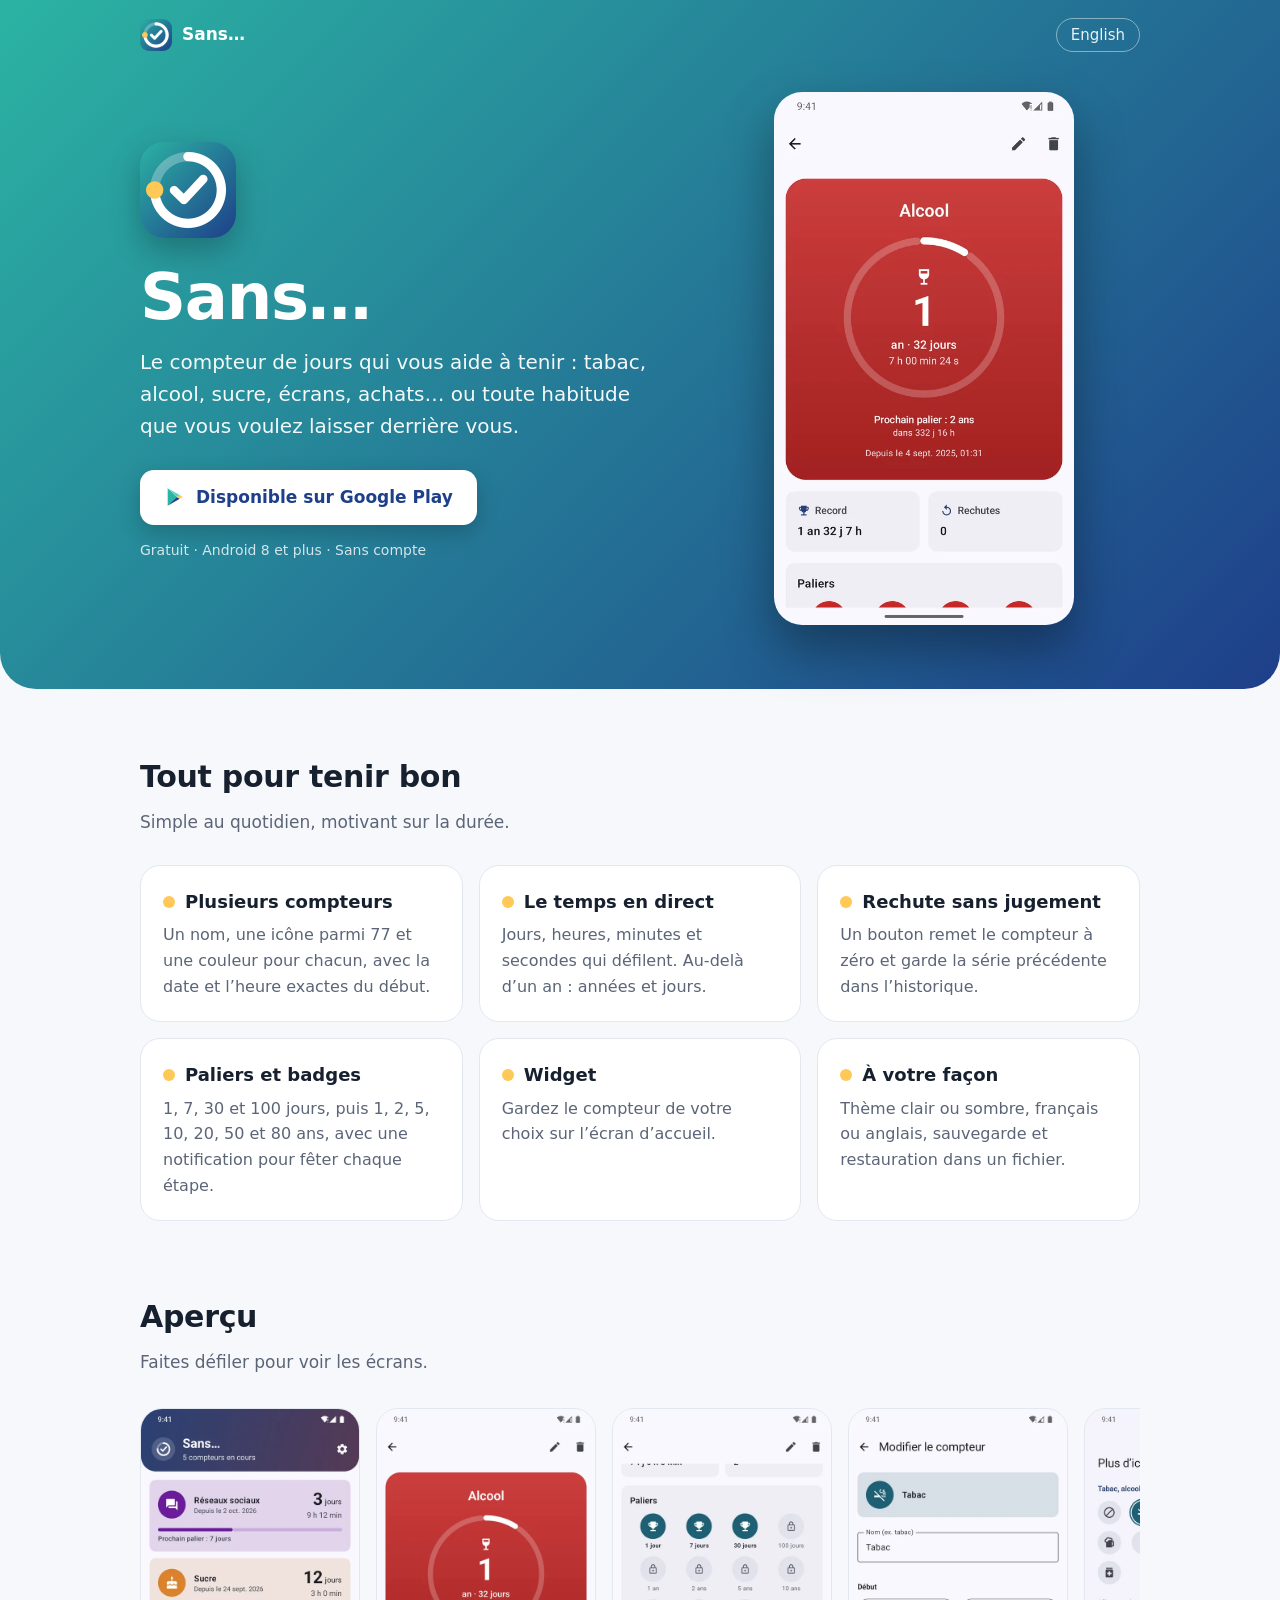
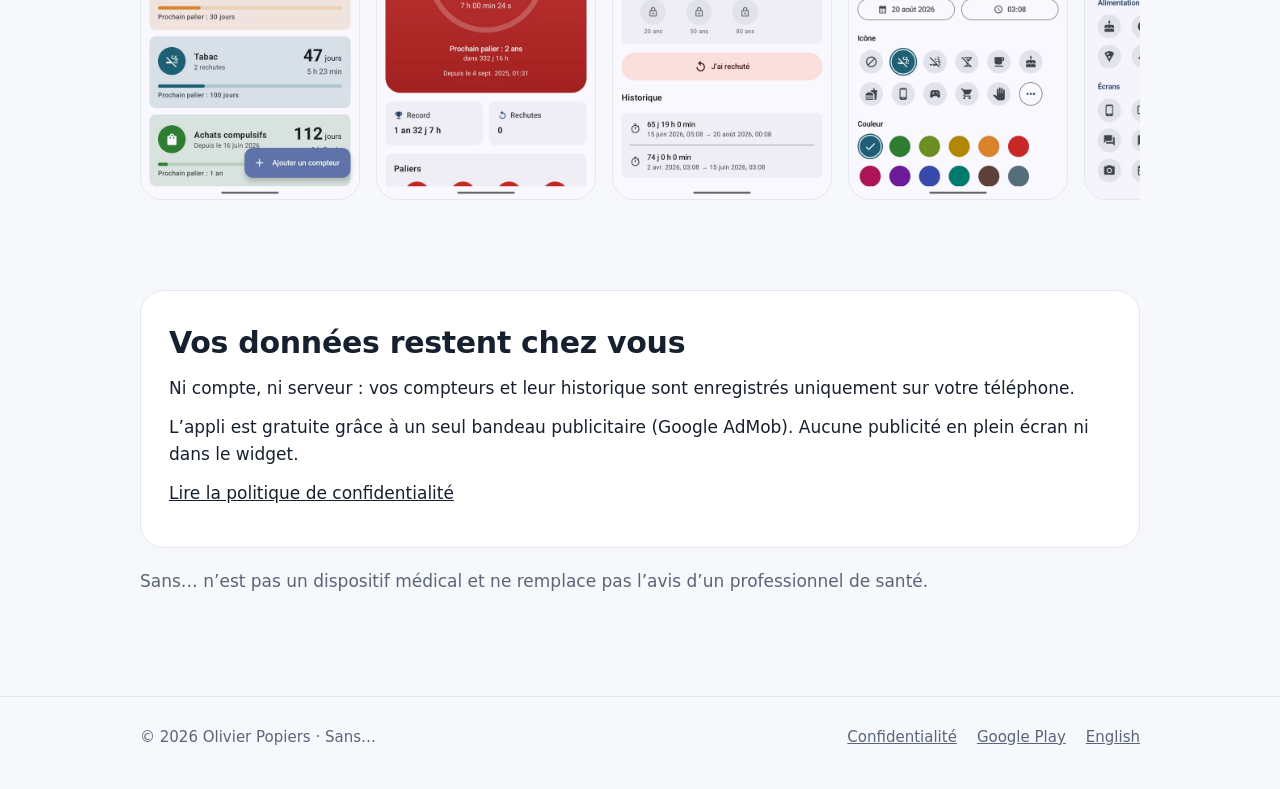
<file: index.html>
<!doctype html>
<html lang="fr">
<head>
<meta charset="utf-8">
<meta name="viewport" content="width=device-width, initial-scale=1">
<title>Sans… — compteur de jours sans tabac, alcool, sucre</title>
<meta name="description" content="Comptez les jours sans tabac, alcool, sucre ou écrans. Rechutes sans jugement, records, paliers jusqu’à 80 ans, widget. Vos données restent sur votre téléphone.">
<meta property="og:title" content="Sans… — compteur de jours sans tabac, alcool, sucre">
<meta property="og:description" content="Comptez les jours sans tabac, alcool, sucre ou écrans. Rechutes sans jugement, records, paliers jusqu’à 80 ans, widget. Vos données restent sur votre téléphone.">
<meta property="og:image" content="assets/partage-fr.png">
<meta name="theme-color" content="#1e3f8a">
<link rel="icon" href="assets/icone-32.png">
<link rel="apple-touch-icon" href="assets/icone-192.png">
<link rel="stylesheet" href="assets/style.css">
</head>
<body>
<header class="hero"><div class="wrap">
<div class="top">
  <a class="brand" href=""><img src="assets/icone-192.png" alt="">Sans…</a>
  <a class="lang" href="en/" hreflang="en">English</a>
</div>
<div class="hero-grid">
  <div>
    <img class="icon" src="assets/icone-192.png" alt="" width="96" height="96">
    <h1>Sans…</h1>
    <p class="lead">Le compteur de jours qui vous aide à tenir : tabac, alcool, sucre, écrans, achats… ou toute habitude que vous voulez laisser derrière vous.</p>
    <a class="cta" href="https://play.google.com/store/apps/details?id=com.sans.app"><svg viewBox="0 0 24 24" aria-hidden="true"><path fill="#2bb3a3" d="M4 2.5v19l10-9.5z"/><path fill="#1e3f8a" d="M14 12 4 21.5l13.2-7.6z"/><path fill="#ffc857" d="m17.2 9.9-3.2 2.1 3.2 1.9 3.3-1.9z"/><path fill="#5fd1c3" d="M4 2.5 14 12l3.2-2.1z"/></svg>Disponible sur Google Play</a>
    <p class="note">Gratuit · Android 8 et plus · Sans compte</p>
  </div>
  <div class="hero-shot"><img src="assets/fr/02_detail_annees.webp" alt="Détail d’un compteur de plus d’un an" width="540" height="960"></div>
</div>
</div></header>
<main class="wrap">
<section>
  <h2>Tout pour tenir bon</h2>
  <p class="sub">Simple au quotidien, motivant sur la durée.</p>
  <div class="features">
    <div class="card"><h3>Plusieurs compteurs</h3><p>Un nom, une icône parmi 77 et une couleur pour chacun, avec la date et l’heure exactes du début.</p></div>
    <div class="card"><h3>Le temps en direct</h3><p>Jours, heures, minutes et secondes qui défilent. Au-delà d’un an : années et jours.</p></div>
    <div class="card"><h3>Rechute sans jugement</h3><p>Un bouton remet le compteur à zéro et garde la série précédente dans l’historique.</p></div>
    <div class="card"><h3>Paliers et badges</h3><p>1, 7, 30 et 100 jours, puis 1, 2, 5, 10, 20, 50 et 80 ans, avec une notification pour fêter chaque étape.</p></div>
    <div class="card"><h3>Widget</h3><p>Gardez le compteur de votre choix sur l’écran d’accueil.</p></div>
    <div class="card"><h3>À votre façon</h3><p>Thème clair ou sombre, français ou anglais, sauvegarde et restauration dans un fichier.</p></div>
  </div>
</section>
<section>
  <h2>Aperçu</h2>
  <p class="sub">Faites défiler pour voir les écrans.</p>
  <div class="shots">
    <img src="assets/fr/01_liste.webp" alt="Liste des compteurs" width="540" height="960" loading="lazy">
    <img src="assets/fr/02_detail_annees.webp" alt="Détail d’un compteur de plus d’un an" width="540" height="960" loading="lazy">
    <img src="assets/fr/03_paliers_historique.webp" alt="Paliers et historique des rechutes" width="540" height="960" loading="lazy">
    <img src="assets/fr/04_edition.webp" alt="Modification d’un compteur" width="540" height="960" loading="lazy">
    <img src="assets/fr/05_icones.webp" alt="Choix parmi 77 icônes" width="540" height="960" loading="lazy">
    <img src="assets/fr/06_reglages.webp" alt="Réglages : thème, langue, sauvegarde" width="540" height="960" loading="lazy">
    <img src="assets/fr/07_liste_sombre.webp" alt="Thème sombre" width="540" height="960" loading="lazy">
  </div>
</section>
<section>
  <div class="privacy">
    <h2>Vos données restent chez vous</h2>
    <p>Ni compte, ni serveur : vos compteurs et leur historique sont enregistrés uniquement sur votre téléphone.</p>
    <p>L’appli est gratuite grâce à un seul bandeau publicitaire (Google AdMob). Aucune publicité en plein écran ni dans le widget.</p>
    <p><a href="confidentialite.html">Lire la politique de confidentialité</a></p>
  </div>
  <p class="sub" style="margin-top:20px">Sans… n’est pas un dispositif médical et ne remplace pas l’avis d’un professionnel de santé.</p>
</section>
</main>
<footer><div class="wrap">
  <span>© 2026 Olivier Popiers · Sans…</span>
  <nav><a href="confidentialite.html">Confidentialité</a><a href="https://play.google.com/store/apps/details?id=com.sans.app">Google Play</a><a href="en/">English</a></nav>
</div></footer>
</body>
</html>
</file>
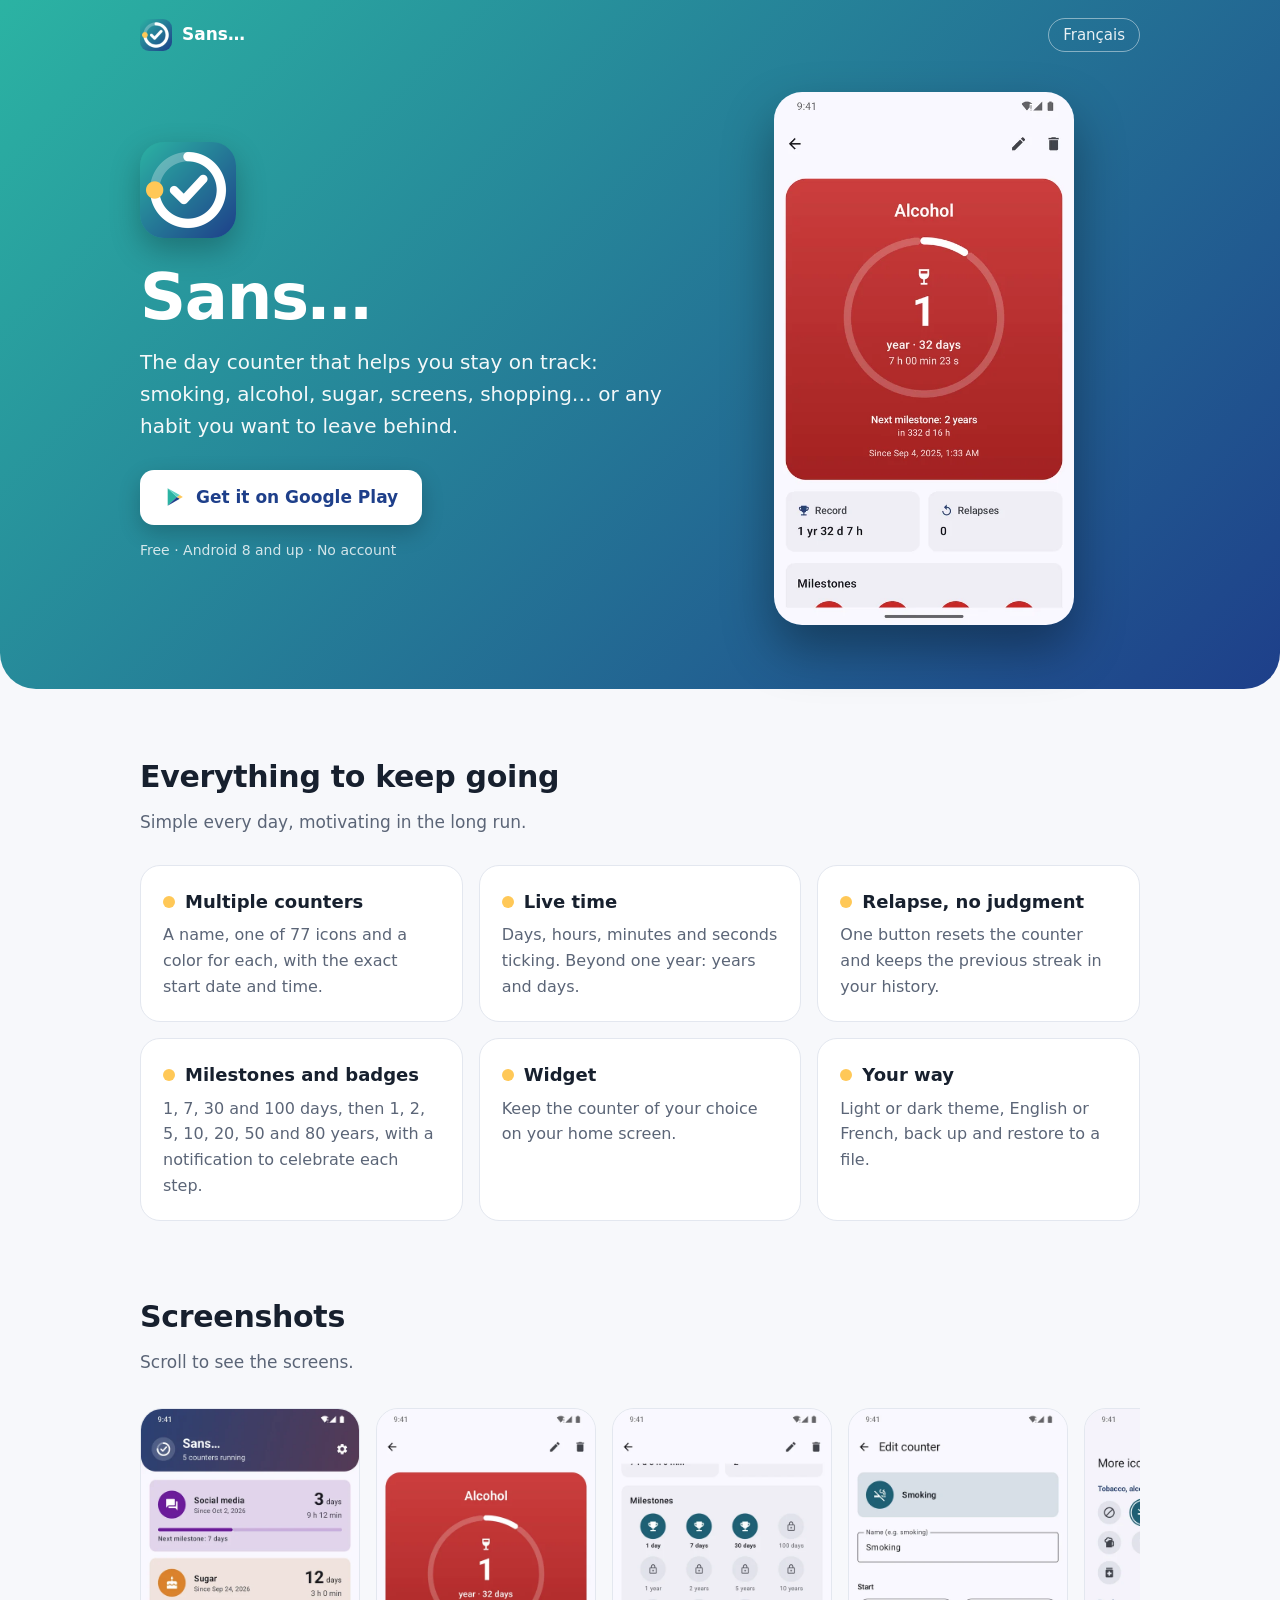
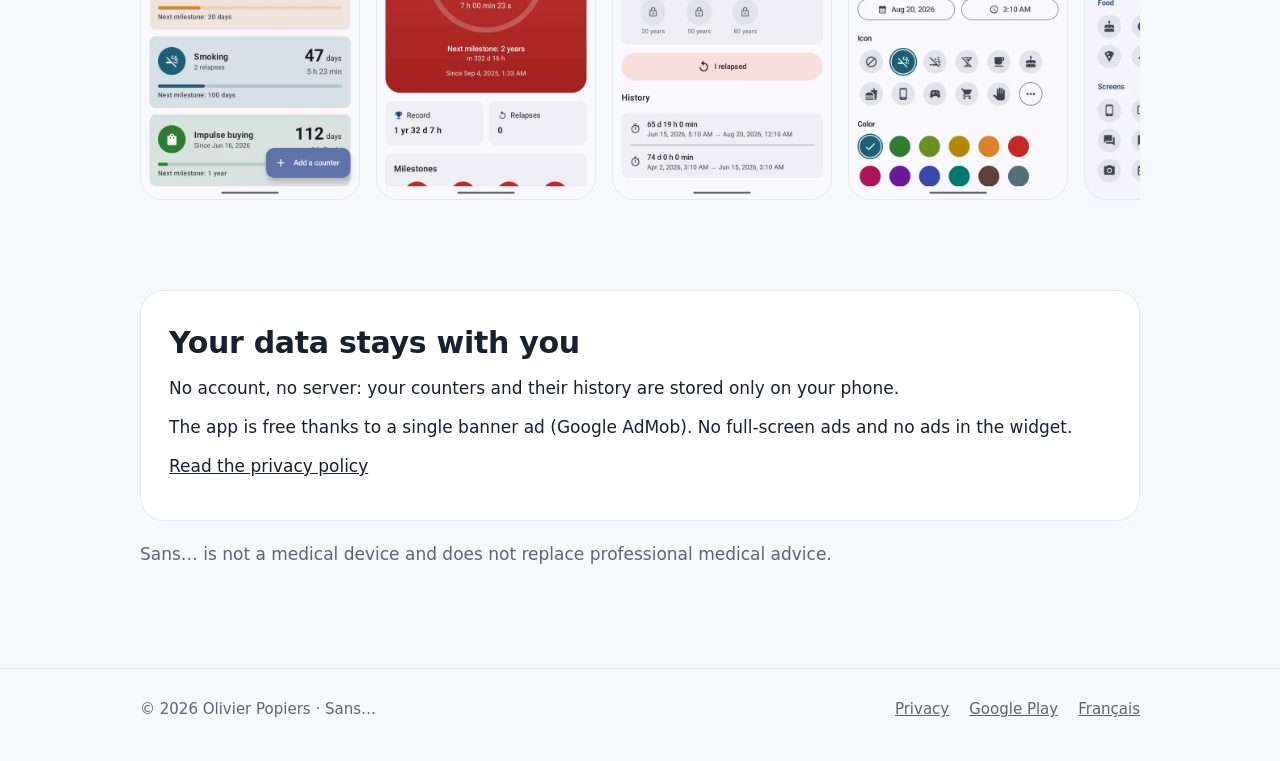
<file: en/index.html>
<!doctype html>
<html lang="en">
<head>
<meta charset="utf-8">
<meta name="viewport" content="width=device-width, initial-scale=1">
<title>Sans… — days-without counter for smoking, alcohol, sugar</title>
<meta name="description" content="Count the days without smoking, alcohol, sugar or screens. No-judgment relapses, records, milestones up to 80 years, widget. Your data stays on your phone.">
<meta property="og:title" content="Sans… — days-without counter for smoking, alcohol, sugar">
<meta property="og:description" content="Count the days without smoking, alcohol, sugar or screens. No-judgment relapses, records, milestones up to 80 years, widget. Your data stays on your phone.">
<meta property="og:image" content="../assets/partage-en.png">
<meta name="theme-color" content="#1e3f8a">
<link rel="icon" href="../assets/icone-32.png">
<link rel="apple-touch-icon" href="../assets/icone-192.png">
<link rel="stylesheet" href="../assets/style.css">
</head>
<body>
<header class="hero"><div class="wrap">
<div class="top">
  <a class="brand" href="../en/"><img src="../assets/icone-192.png" alt="">Sans…</a>
  <a class="lang" href="../" hreflang="fr">Français</a>
</div>
<div class="hero-grid">
  <div>
    <img class="icon" src="../assets/icone-192.png" alt="" width="96" height="96">
    <h1>Sans…</h1>
    <p class="lead">The day counter that helps you stay on track: smoking, alcohol, sugar, screens, shopping… or any habit you want to leave behind.</p>
    <a class="cta" href="https://play.google.com/store/apps/details?id=com.sans.app"><svg viewBox="0 0 24 24" aria-hidden="true"><path fill="#2bb3a3" d="M4 2.5v19l10-9.5z"/><path fill="#1e3f8a" d="M14 12 4 21.5l13.2-7.6z"/><path fill="#ffc857" d="m17.2 9.9-3.2 2.1 3.2 1.9 3.3-1.9z"/><path fill="#5fd1c3" d="M4 2.5 14 12l3.2-2.1z"/></svg>Get it on Google Play</a>
    <p class="note">Free · Android 8 and up · No account</p>
  </div>
  <div class="hero-shot"><img src="../assets/en/02_detail_annees.webp" alt="Details of a counter over one year" width="540" height="960"></div>
</div>
</div></header>
<main class="wrap">
<section>
  <h2>Everything to keep going</h2>
  <p class="sub">Simple every day, motivating in the long run.</p>
  <div class="features">
    <div class="card"><h3>Multiple counters</h3><p>A name, one of 77 icons and a color for each, with the exact start date and time.</p></div>
    <div class="card"><h3>Live time</h3><p>Days, hours, minutes and seconds ticking. Beyond one year: years and days.</p></div>
    <div class="card"><h3>Relapse, no judgment</h3><p>One button resets the counter and keeps the previous streak in your history.</p></div>
    <div class="card"><h3>Milestones and badges</h3><p>1, 7, 30 and 100 days, then 1, 2, 5, 10, 20, 50 and 80 years, with a notification to celebrate each step.</p></div>
    <div class="card"><h3>Widget</h3><p>Keep the counter of your choice on your home screen.</p></div>
    <div class="card"><h3>Your way</h3><p>Light or dark theme, English or French, back up and restore to a file.</p></div>
  </div>
</section>
<section>
  <h2>Screenshots</h2>
  <p class="sub">Scroll to see the screens.</p>
  <div class="shots">
    <img src="../assets/en/01_liste.webp" alt="Counter list" width="540" height="960" loading="lazy">
    <img src="../assets/en/02_detail_annees.webp" alt="Details of a counter over one year" width="540" height="960" loading="lazy">
    <img src="../assets/en/03_paliers_historique.webp" alt="Milestones and relapse history" width="540" height="960" loading="lazy">
    <img src="../assets/en/04_edition.webp" alt="Editing a counter" width="540" height="960" loading="lazy">
    <img src="../assets/en/05_icones.webp" alt="Choosing among 77 icons" width="540" height="960" loading="lazy">
    <img src="../assets/en/06_reglages.webp" alt="Settings: theme, language, backup" width="540" height="960" loading="lazy">
    <img src="../assets/en/07_liste_sombre.webp" alt="Dark theme" width="540" height="960" loading="lazy">
  </div>
</section>
<section>
  <div class="privacy">
    <h2>Your data stays with you</h2>
    <p>No account, no server: your counters and their history are stored only on your phone.</p>
    <p>The app is free thanks to a single banner ad (Google AdMob). No full-screen ads and no ads in the widget.</p>
    <p><a href="privacy.html">Read the privacy policy</a></p>
  </div>
  <p class="sub" style="margin-top:20px">Sans… is not a medical device and does not replace professional medical advice.</p>
</section>
</main>
<footer><div class="wrap">
  <span>© 2026 Olivier Popiers · Sans…</span>
  <nav><a href="privacy.html">Privacy</a><a href="https://play.google.com/store/apps/details?id=com.sans.app">Google Play</a><a href="../">Français</a></nav>
</div></footer>
</body>
</html>
</file>
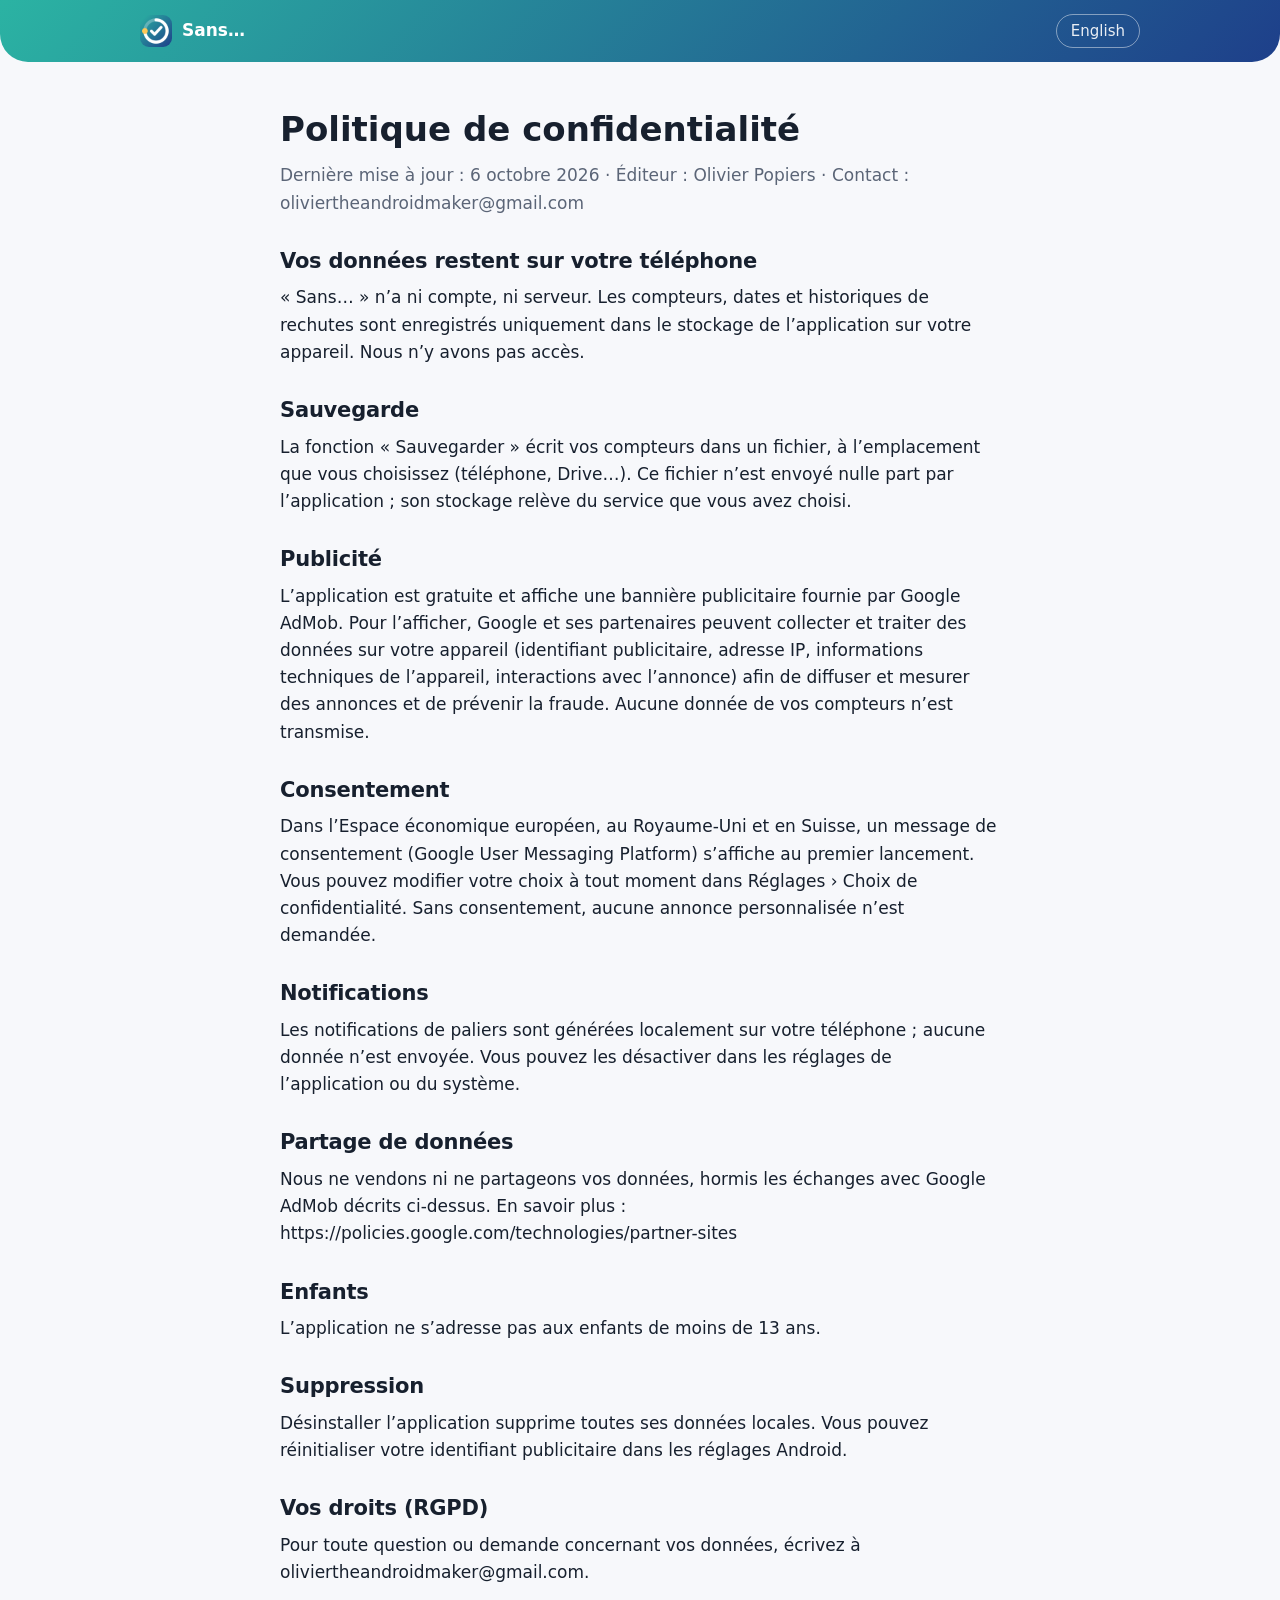
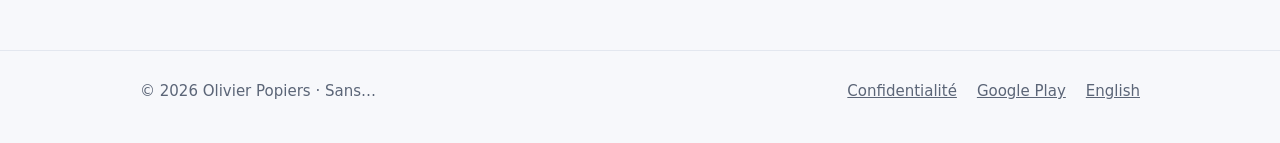
<file: confidentialite.html>
<!doctype html>
<html lang="fr">
<head>
<meta charset="utf-8">
<meta name="viewport" content="width=device-width, initial-scale=1">
<title>Politique de confidentialité — Sans…</title>
<meta name="description" content="Politique de confidentialité — Sans…">
<meta property="og:title" content="Politique de confidentialité — Sans…">
<meta property="og:description" content="Politique de confidentialité — Sans…">
<meta property="og:image" content="assets/partage-fr.png">
<meta name="theme-color" content="#1e3f8a">
<link rel="icon" href="assets/icone-32.png">
<link rel="apple-touch-icon" href="assets/icone-192.png">
<link rel="stylesheet" href="assets/style.css">
</head>
<body>
<header class="hero slim"><div class="wrap">
<div class="top">
  <a class="brand" href=""><img src="assets/icone-192.png" alt="">Sans…</a>
  <a class="lang" href="en/privacy.html" hreflang="en">English</a>
</div>
</div></header>
<main class="wrap doc">
<h1>Politique de confidentialité</h1>
<p class="meta">Dernière mise à jour : 6 octobre 2026 · Éditeur : Olivier Popiers · Contact : oliviertheandroidmaker@gmail.com</p>
<h2>Vos données restent sur votre téléphone</h2>
<p>« Sans… » n’a ni compte, ni serveur. Les compteurs, dates et historiques de rechutes sont enregistrés uniquement dans le stockage de l’application sur votre appareil. Nous n’y avons pas accès.</p>
<h2>Sauvegarde</h2>
<p>La fonction « Sauvegarder » écrit vos compteurs dans un fichier, à l’emplacement que vous choisissez (téléphone, Drive…). Ce fichier n’est envoyé nulle part par l’application ; son stockage relève du service que vous avez choisi.</p>
<h2>Publicité</h2>
<p>L’application est gratuite et affiche une bannière publicitaire fournie par Google AdMob. Pour l’afficher, Google et ses partenaires peuvent collecter et traiter des données sur votre appareil (identifiant publicitaire, adresse IP, informations techniques de l’appareil, interactions avec l’annonce) afin de diffuser et mesurer des annonces et de prévenir la fraude. Aucune donnée de vos compteurs n’est transmise.</p>
<h2>Consentement</h2>
<p>Dans l’Espace économique européen, au Royaume-Uni et en Suisse, un message de consentement (Google User Messaging Platform) s’affiche au premier lancement. Vous pouvez modifier votre choix à tout moment dans Réglages › Choix de confidentialité. Sans consentement, aucune annonce personnalisée n’est demandée.</p>
<h2>Notifications</h2>
<p>Les notifications de paliers sont générées localement sur votre téléphone ; aucune donnée n’est envoyée. Vous pouvez les désactiver dans les réglages de l’application ou du système.</p>
<h2>Partage de données</h2>
<p>Nous ne vendons ni ne partageons vos données, hormis les échanges avec Google AdMob décrits ci-dessus. En savoir plus : https://policies.google.com/technologies/partner-sites</p>
<h2>Enfants</h2>
<p>L’application ne s’adresse pas aux enfants de moins de 13 ans.</p>
<h2>Suppression</h2>
<p>Désinstaller l’application supprime toutes ses données locales. Vous pouvez réinitialiser votre identifiant publicitaire dans les réglages Android.</p>
<h2>Vos droits (RGPD)</h2>
<p>Pour toute question ou demande concernant vos données, écrivez à oliviertheandroidmaker@gmail.com.</p>
</main>
<footer><div class="wrap">
  <span>© 2026 Olivier Popiers · Sans…</span>
  <nav><a href="confidentialite.html">Confidentialité</a><a href="https://play.google.com/store/apps/details?id=com.sans.app">Google Play</a><a href="en/">English</a></nav>
</div></footer>
</body>
</html>
</file>
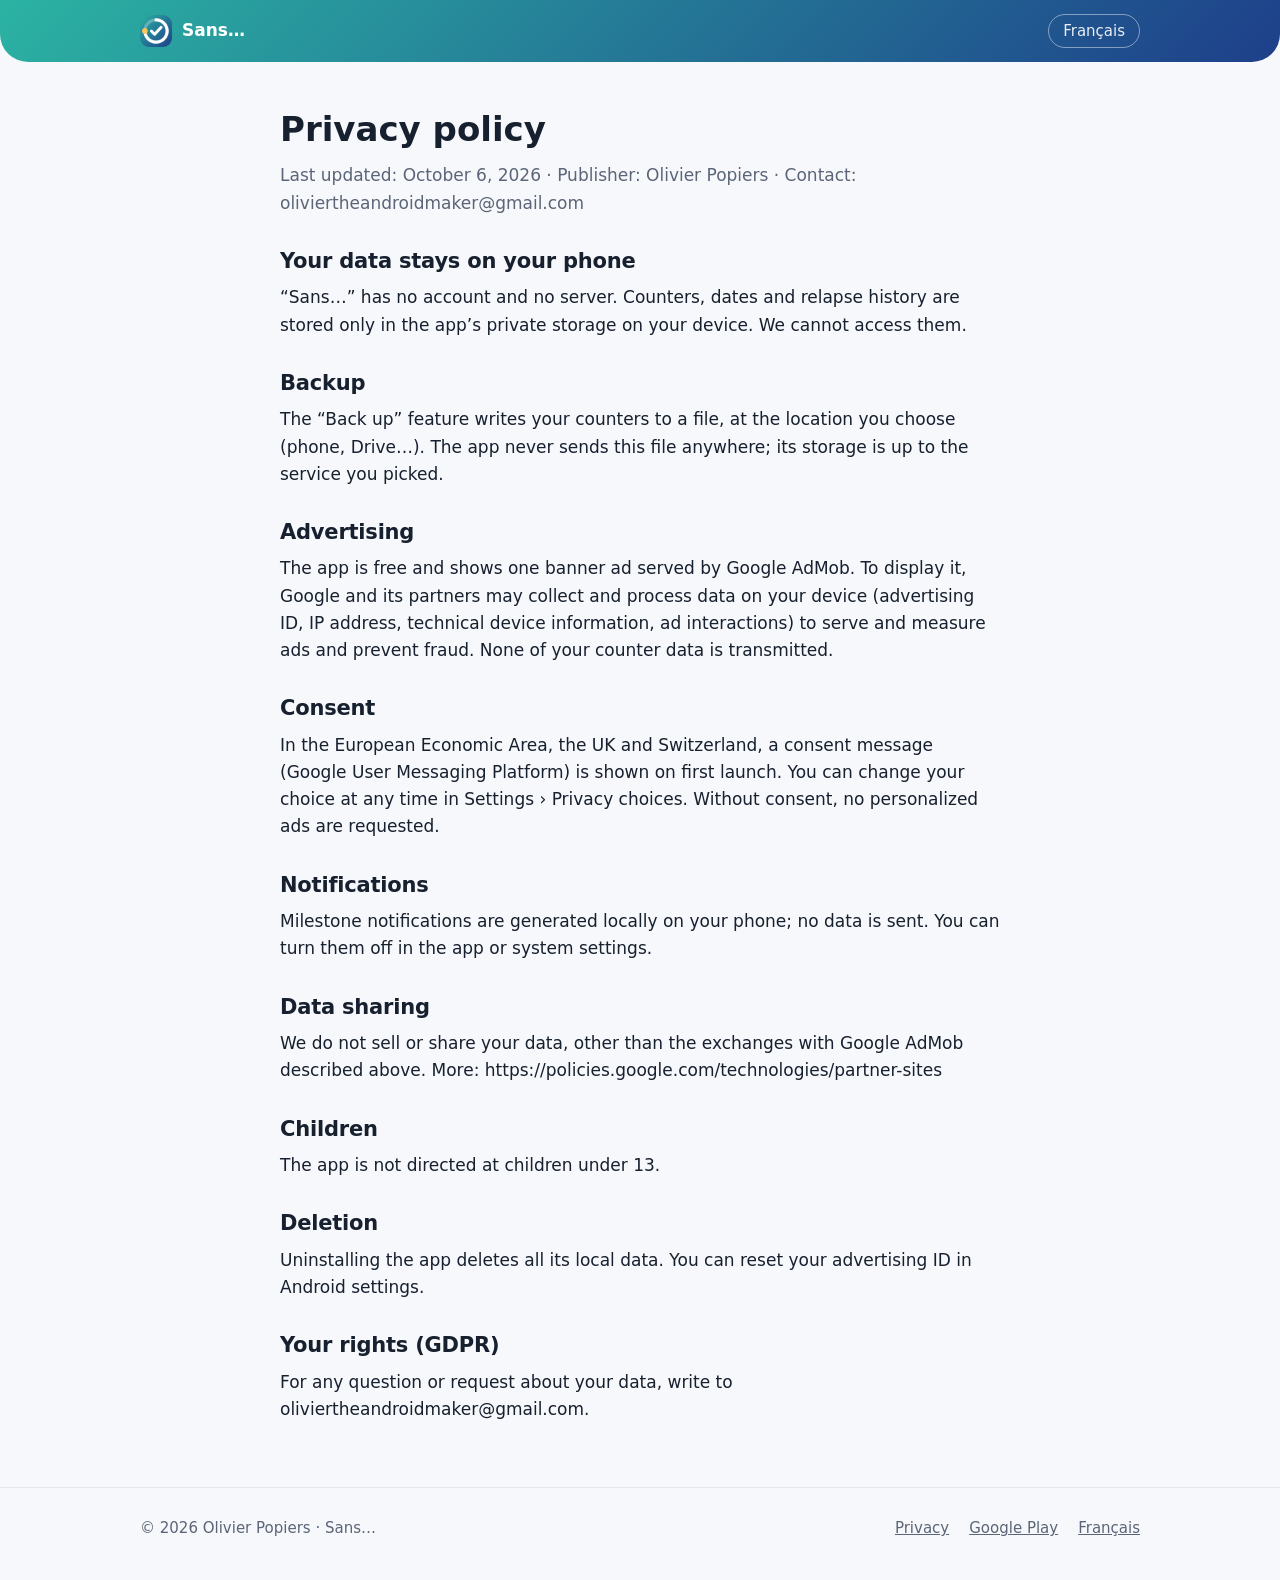
<file: en/privacy.html>
<!doctype html>
<html lang="en">
<head>
<meta charset="utf-8">
<meta name="viewport" content="width=device-width, initial-scale=1">
<title>Privacy policy — Sans…</title>
<meta name="description" content="Privacy policy — Sans…">
<meta property="og:title" content="Privacy policy — Sans…">
<meta property="og:description" content="Privacy policy — Sans…">
<meta property="og:image" content="../assets/partage-en.png">
<meta name="theme-color" content="#1e3f8a">
<link rel="icon" href="../assets/icone-32.png">
<link rel="apple-touch-icon" href="../assets/icone-192.png">
<link rel="stylesheet" href="../assets/style.css">
</head>
<body>
<header class="hero slim"><div class="wrap">
<div class="top">
  <a class="brand" href="../en/"><img src="../assets/icone-192.png" alt="">Sans…</a>
  <a class="lang" href="../confidentialite.html" hreflang="fr">Français</a>
</div>
</div></header>
<main class="wrap doc">
<h1>Privacy policy</h1>
<p class="meta">Last updated: October 6, 2026 · Publisher: Olivier Popiers · Contact: oliviertheandroidmaker@gmail.com</p>
<h2>Your data stays on your phone</h2>
<p>“Sans…” has no account and no server. Counters, dates and relapse history are stored only in the app’s private storage on your device. We cannot access them.</p>
<h2>Backup</h2>
<p>The “Back up” feature writes your counters to a file, at the location you choose (phone, Drive…). The app never sends this file anywhere; its storage is up to the service you picked.</p>
<h2>Advertising</h2>
<p>The app is free and shows one banner ad served by Google AdMob. To display it, Google and its partners may collect and process data on your device (advertising ID, IP address, technical device information, ad interactions) to serve and measure ads and prevent fraud. None of your counter data is transmitted.</p>
<h2>Consent</h2>
<p>In the European Economic Area, the UK and Switzerland, a consent message (Google User Messaging Platform) is shown on first launch. You can change your choice at any time in Settings › Privacy choices. Without consent, no personalized ads are requested.</p>
<h2>Notifications</h2>
<p>Milestone notifications are generated locally on your phone; no data is sent. You can turn them off in the app or system settings.</p>
<h2>Data sharing</h2>
<p>We do not sell or share your data, other than the exchanges with Google AdMob described above. More: https://policies.google.com/technologies/partner-sites</p>
<h2>Children</h2>
<p>The app is not directed at children under 13.</p>
<h2>Deletion</h2>
<p>Uninstalling the app deletes all its local data. You can reset your advertising ID in Android settings.</p>
<h2>Your rights (GDPR)</h2>
<p>For any question or request about your data, write to oliviertheandroidmaker@gmail.com.</p>
</main>
<footer><div class="wrap">
  <span>© 2026 Olivier Popiers · Sans…</span>
  <nav><a href="privacy.html">Privacy</a><a href="https://play.google.com/store/apps/details?id=com.sans.app">Google Play</a><a href="../">Français</a></nav>
</div></footer>
</body>
</html>
</file>
<file: assets/style.css>
:root {
  --teal: #2bb3a3;
  --navy: #1e3f8a;
  --gold: #ffc857;
  --bg: #f7f8fb;
  --surface: #ffffff;
  --text: #17202e;
  --muted: #5b6577;
  --line: #e3e7ef;
}
@media (prefers-color-scheme: dark) {
  :root {
    --bg: #0f141c;
    --surface: #18202b;
    --text: #e9edf4;
    --muted: #a3adbd;
    --line: #2a3442;
  }
}
* { box-sizing: border-box; }
html { -webkit-text-size-adjust: 100%; }
body {
  margin: 0;
  background: var(--bg);
  color: var(--text);
  font: 17px/1.6 system-ui, -apple-system, "Segoe UI", Roboto, sans-serif;
}
a { color: inherit; }
.wrap { max-width: 1040px; margin: 0 auto; padding: 0 20px; }

/* En-tête */
.hero {
  background: linear-gradient(135deg, var(--teal), var(--navy));
  color: #fff;
  border-radius: 0 0 36px 36px;
  padding: 18px 0 64px;
}
.top { display: flex; justify-content: space-between; align-items: center; gap: 12px; }
.brand { display: flex; align-items: center; gap: 10px; font-weight: 700; text-decoration: none; }
.brand img { width: 32px; height: 32px; border-radius: 9px; }
.lang { font-size: 15px; opacity: .9; text-decoration: none; border: 1px solid rgba(255,255,255,.5); border-radius: 99px; padding: 4px 14px; }
.lang:hover { background: rgba(255,255,255,.15); }
.hero-grid { display: grid; grid-template-columns: 1.1fr .9fr; gap: 40px; align-items: center; margin-top: 40px; }
.hero h1 { font-size: clamp(40px, 7vw, 64px); line-height: 1.05; margin: 18px 0 14px; letter-spacing: -.02em; }
.hero .icon { width: 96px; height: 96px; border-radius: 24px; box-shadow: 0 12px 30px rgba(0,0,0,.25); }
.hero p.lead { font-size: 20px; max-width: 30em; margin: 0 0 28px; opacity: .95; }
.cta {
  display: inline-flex; align-items: center; gap: 10px;
  background: #fff; color: var(--navy); font-weight: 700; text-decoration: none;
  padding: 14px 24px; border-radius: 14px; box-shadow: 0 8px 22px rgba(0,0,0,.2);
}
.cta:hover { transform: translateY(-1px); }
.cta svg { width: 22px; height: 22px; }
.note { font-size: 14px; opacity: .8; margin-top: 14px; }
.hero-shot { justify-self: center; }
.hero-shot img { width: min(300px, 70vw); height: auto; border-radius: 28px; box-shadow: 0 24px 50px rgba(0,0,0,.35); display: block; }

/* Sections */
section { padding: 64px 0 8px; }
h2 { font-size: 30px; margin: 0 0 8px; letter-spacing: -.01em; }
.sub { color: var(--muted); margin: 0 0 28px; }
.features { display: grid; grid-template-columns: repeat(3, 1fr); gap: 16px; }
.card { background: var(--surface); border: 1px solid var(--line); border-radius: 20px; padding: 22px; }
.card h3 { margin: 0 0 6px; font-size: 18px; display: flex; align-items: center; gap: 10px; }
.card h3::before { content: ""; width: 12px; height: 12px; border-radius: 50%; background: var(--gold); flex: none; }
.card p { margin: 0; color: var(--muted); font-size: 16px; }

.shots { display: flex; gap: 16px; overflow-x: auto; scroll-snap-type: x mandatory; padding: 4px 4px 18px; }
.shots img { width: 220px; height: auto; aspect-ratio: 9 / 16; flex: none; border-radius: 22px; scroll-snap-align: start; border: 1px solid var(--line); background: var(--surface); }

.privacy { background: var(--surface); border: 1px solid var(--line); border-radius: 24px; padding: 28px; }
.privacy p { margin: 0 0 12px; }

footer { margin-top: 64px; padding: 28px 0 40px; border-top: 1px solid var(--line); color: var(--muted); font-size: 15px; }
footer .wrap { display: flex; flex-wrap: wrap; gap: 8px 24px; justify-content: space-between; }
footer nav { display: flex; flex-wrap: wrap; gap: 8px 20px; }

/* Page de texte (politique) */
.doc { max-width: 760px; }
.doc h1 { font-size: 34px; margin: 40px 0 6px; }
.doc h2 { font-size: 21px; margin: 28px 0 6px; }
.doc p { margin: 0 0 12px; }
.doc .meta { color: var(--muted); }
.slim { padding: 14px 0; border-radius: 0 0 28px 28px; }

@media (max-width: 760px) {
  .hero-grid { grid-template-columns: 1fr; }
  .hero-shot { display: none; }
  .features { grid-template-columns: 1fr; }
  .shots img { width: 180px; }
}
</file>
